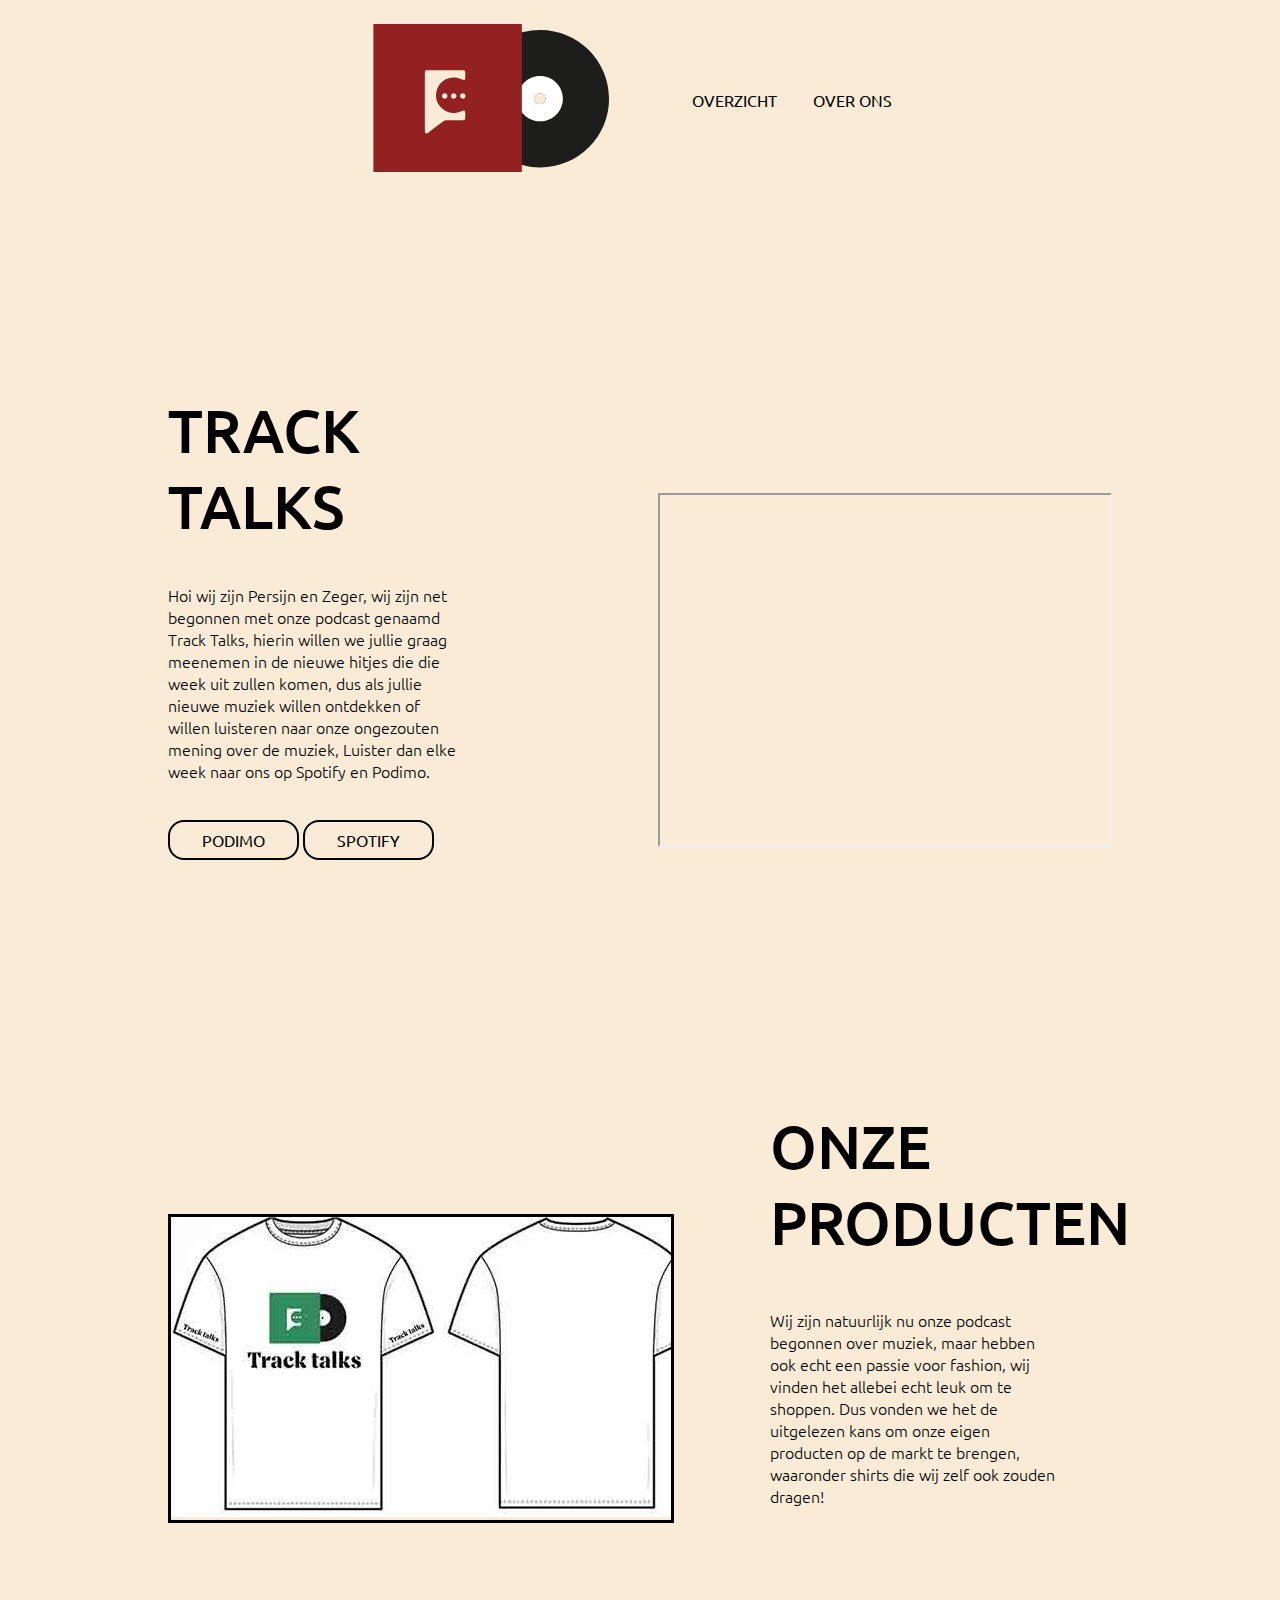
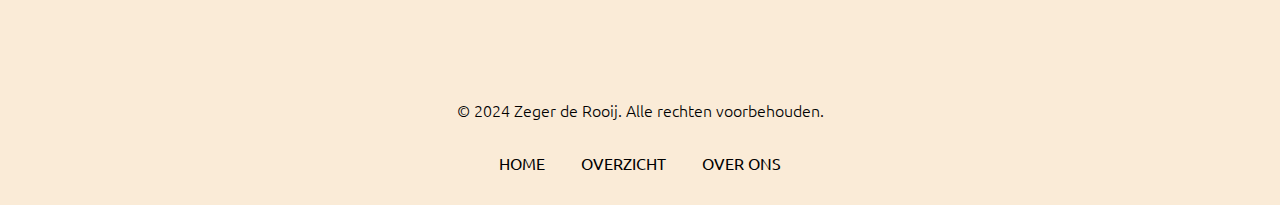
<file: index.html>
<!DOCTYPE html>
<html lang="en">
<head>
    <meta charset="UTF-8">
    <meta name="viewport" content="width=device-width, initial-scale=1.0">
    <title>Track Talks</title>
    <link rel="stylesheet" href="style.css">
</head>
<body>
    <main>
        <nav>
            <a href="index.html" class="logo">
                <img src="images/logo_tracktalks.svg" alt="lp hoes met plaat met een communicatie icoon op">
            </a>
            <ul>
                <li><a href="overzicht.html">overzicht</a></li>
                <li><a href="over_ons.html">over ons</a></li>
            </ul>
        </nav>
        <div class="contenthome">
            <div class="blok1">
                <div class="textbutton">
                    <div class="texthome">
                        <h1>track talks</h1>
                        <p>Hoi wij zijn Persijn en Zeger, wij zijn net begonnen met onze podcast genaamd Track Talks, hierin willen we jullie graag meenemen in de nieuwe hitjes die die week uit zullen komen, dus als jullie nieuwe muziek willen ontdekken of willen luisteren naar onze ongezouten mening over de muziek, Luister dan elke week naar ons op Spotify en Podimo.</p>
                    </div>
                    <div class="buttons">
                        <a href="https://podimo.com/nl" class="button">podimo</a>
                        <a href="https://open.spotify.com/L" class="button">spotify</a>
                    </div>
                </div>
                <div class="video">
                    <iframe width="450" height="350" src="https://www.youtube.com/embed/tgbNymZ7vqY">
                    </iframe>
                </div>
            </div>
            <div class="blok2">
                <div class="titleimage">
                    <div class="image2">
                        <img src="images/product.jpg" alt="witte tshirts met ons logo op het tshirt">
                    </div>
                </div>
                <div class="textblok">
                    <div class="text2">
                        <h2>Onze producten</h2>
                        <p>Wij zijn natuurlijk nu onze podcast begonnen over muziek, maar hebben ook echt een passie voor fashion, wij vinden het allebei echt leuk om te shoppen. Dus vonden we het de uitgelezen kans om onze eigen producten op de markt te brengen, waaronder shirts die wij zelf ook zouden dragen!</p>
                    </div>
                </div>
            </div>
        </div>
        <footer>
            <p>&copy; 2024 Zeger de Rooij. Alle rechten voorbehouden.</p>
            <ul>
                <li><a href="index.html">Home</a></li>
                <li><a href="overzicht.html">Overzicht</a></li>
                <li><a href="over_ons.html">Over ons</a></li>
            </ul>
        </footer>
    </main>
</body>
</file>
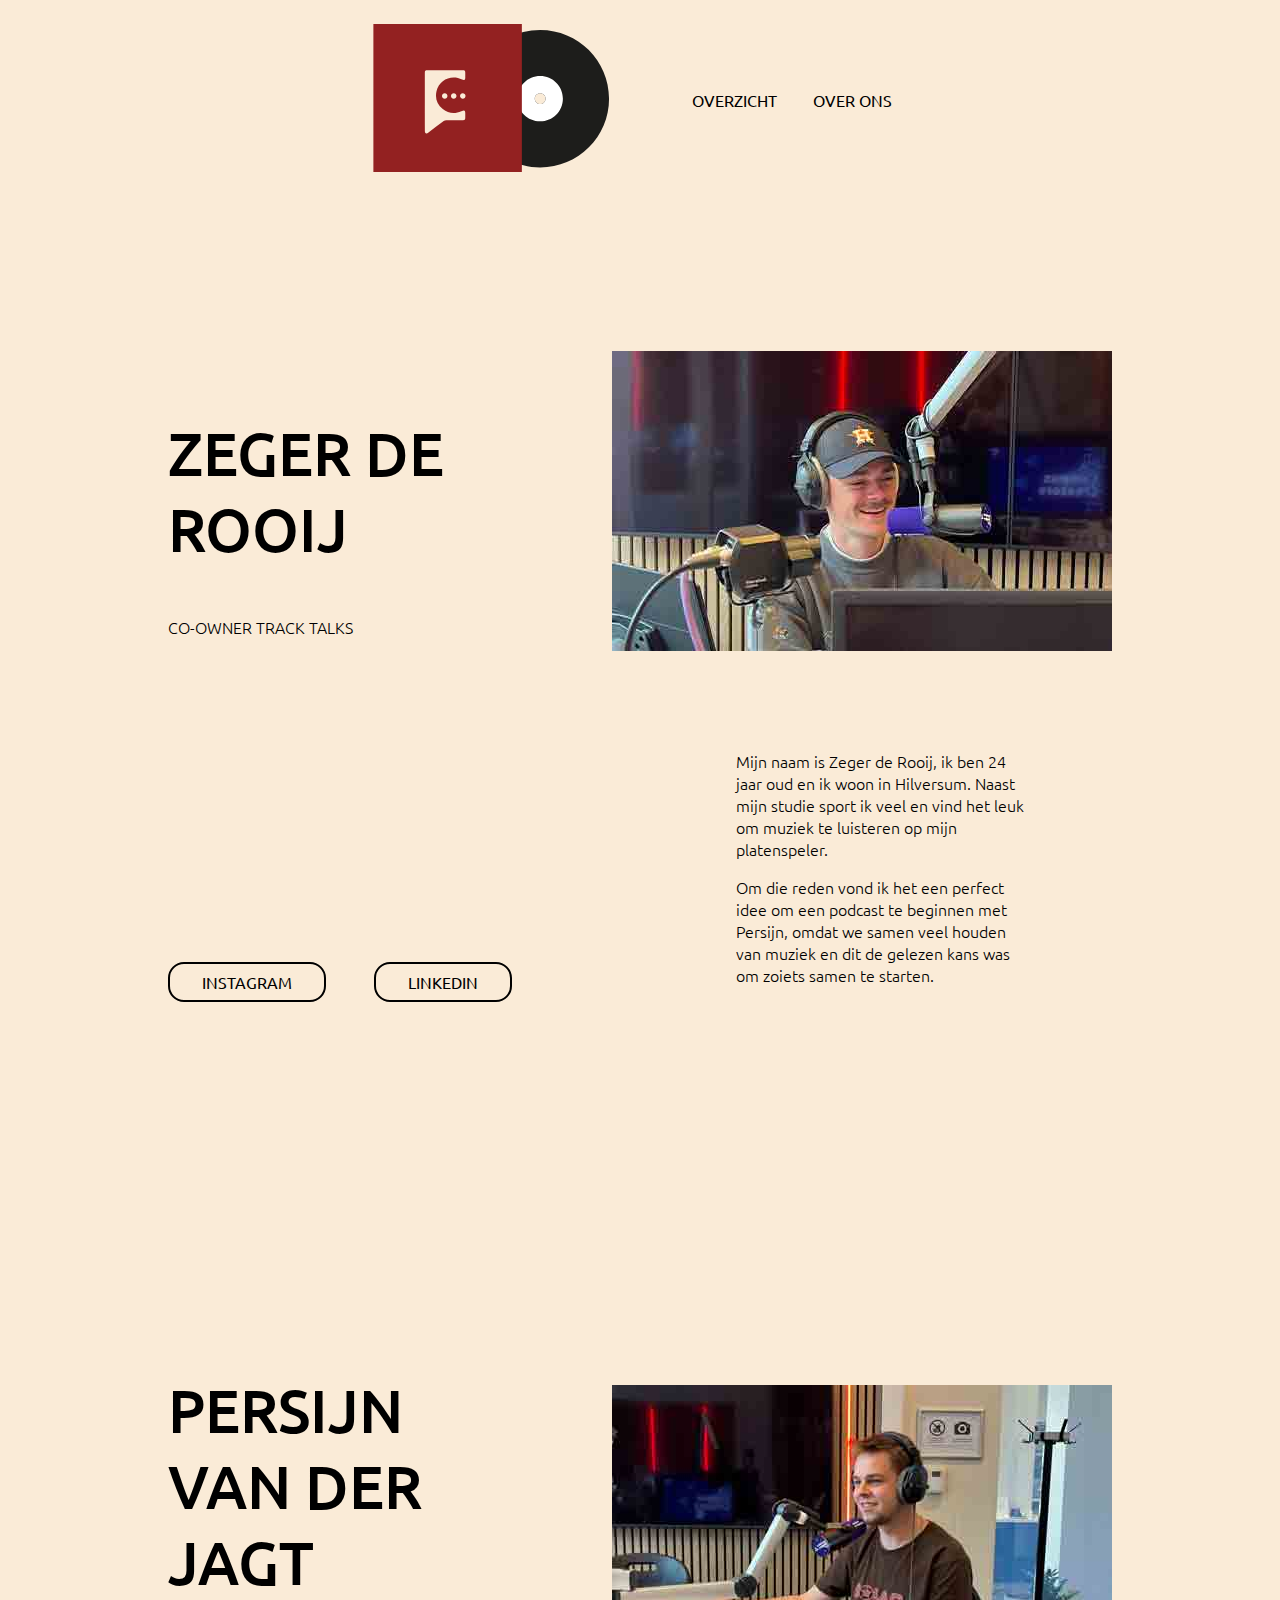
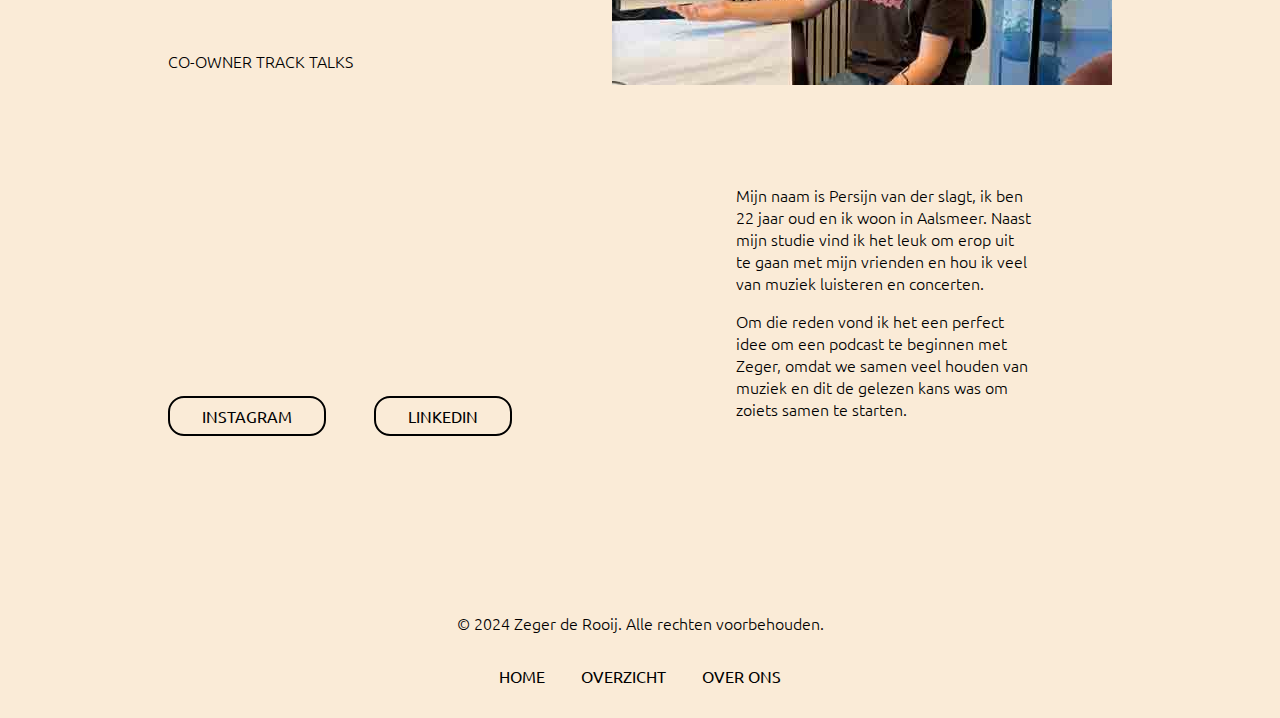
<file: over_ons.html>
<!DOCTYPE html>
<html lang="en">
<head>
    <meta charset="UTF-8">
    <meta name="viewport" content="width=device-width, initial-scale=1.0">
    <title>Track Talks</title>
    <link rel="stylesheet" href="style.css">
</head>
<body>
    <main>
        <nav>
            <a href="index.html" class="logo">
                <img src="images/logo_tracktalks.svg" alt="lp hoes met plaat met een communicatie icoon op">
            </a>
            <ul>
                <li><a href="overzicht.html">overzicht</a></li>
                <li><a href="over_ons.html">over ons</a></li>
            </ul>
        </nav>
        <div class="overons">
            <div class="overmij">
                <div class="text3">
                    <h2>Zeger de Rooij</h2>
                    <h3>Co-owner track talks</h3>
                </div>
                <div class="image3">
                    <img src="images/zeger.jpg" alt="hier zit Zeger in de podcast studio">
                </div>
            </div>
            <div class="contentovermij">
                <div class="buttonsovermij">
                    <a href="https://www.instagram.com/zegerderooij/" class="button">instagram</a>
                    <a href="https://www.linkedin.com/in/zeger-de-rooij-40842b11a/" class="button">linkedin</a>
                </div>
                <div class="textpersoon">
                    <p>Mijn naam is Zeger de Rooij, ik ben 24 jaar oud en ik woon in Hilversum. Naast mijn studie sport ik veel en vind het leuk om muziek te luisteren op mijn platenspeler.</p>
                    <p>Om die reden vond ik het een perfect idee om een podcast te beginnen met Persijn, omdat we samen veel houden van muziek en dit de gelezen kans was om zoiets samen te starten.</p>
                </div>
            </div>
        </div>
        <div class="overons">
            <div class="overmij">
                <div class="persijn">
                    <h2>Persijn van der jagt</h2>
                    <h3>Co-owner track talks</h3>
                </div>
                <div class="image3">
                    <img src="images/persijn.jpg" alt="hier zit Persijn in de podcast studio">
                </div>
            </div>
            <div class="contentovermij">
                <div class="buttonsovermij">
                    <a href="https://www.instagram.com/persijnvdjagt/" class="button">instagram</a>
                    <a href="https://www.linkedin.com/in/persijnvanderjagt/" class="button">linkedin</a>
                </div>
                <div class="textpersoon">
                    <p>Mijn naam is Persijn van der slagt, ik ben 22 jaar oud en ik woon in Aalsmeer. Naast mijn studie vind ik het leuk om erop uit te gaan met mijn vrienden en hou ik veel van muziek luisteren en concerten.</p>
                    <p>Om die reden vond ik het een perfect idee om een podcast te beginnen met Zeger, omdat we samen veel houden van muziek en dit de gelezen kans was om zoiets samen te starten.</p>
                </div>
            </div>
        </div>
        <footer>
            <p>&copy; 2024 Zeger de Rooij. Alle rechten voorbehouden.</p>
            <ul>
                <li><a href="index.html">Home</a></li>
                <li><a href="overzicht.html">Overzicht</a></li>
                <li><a href="over_ons.html">Over ons</a></li>
            </ul>
        </footer>
    </main>
</body>
</file>
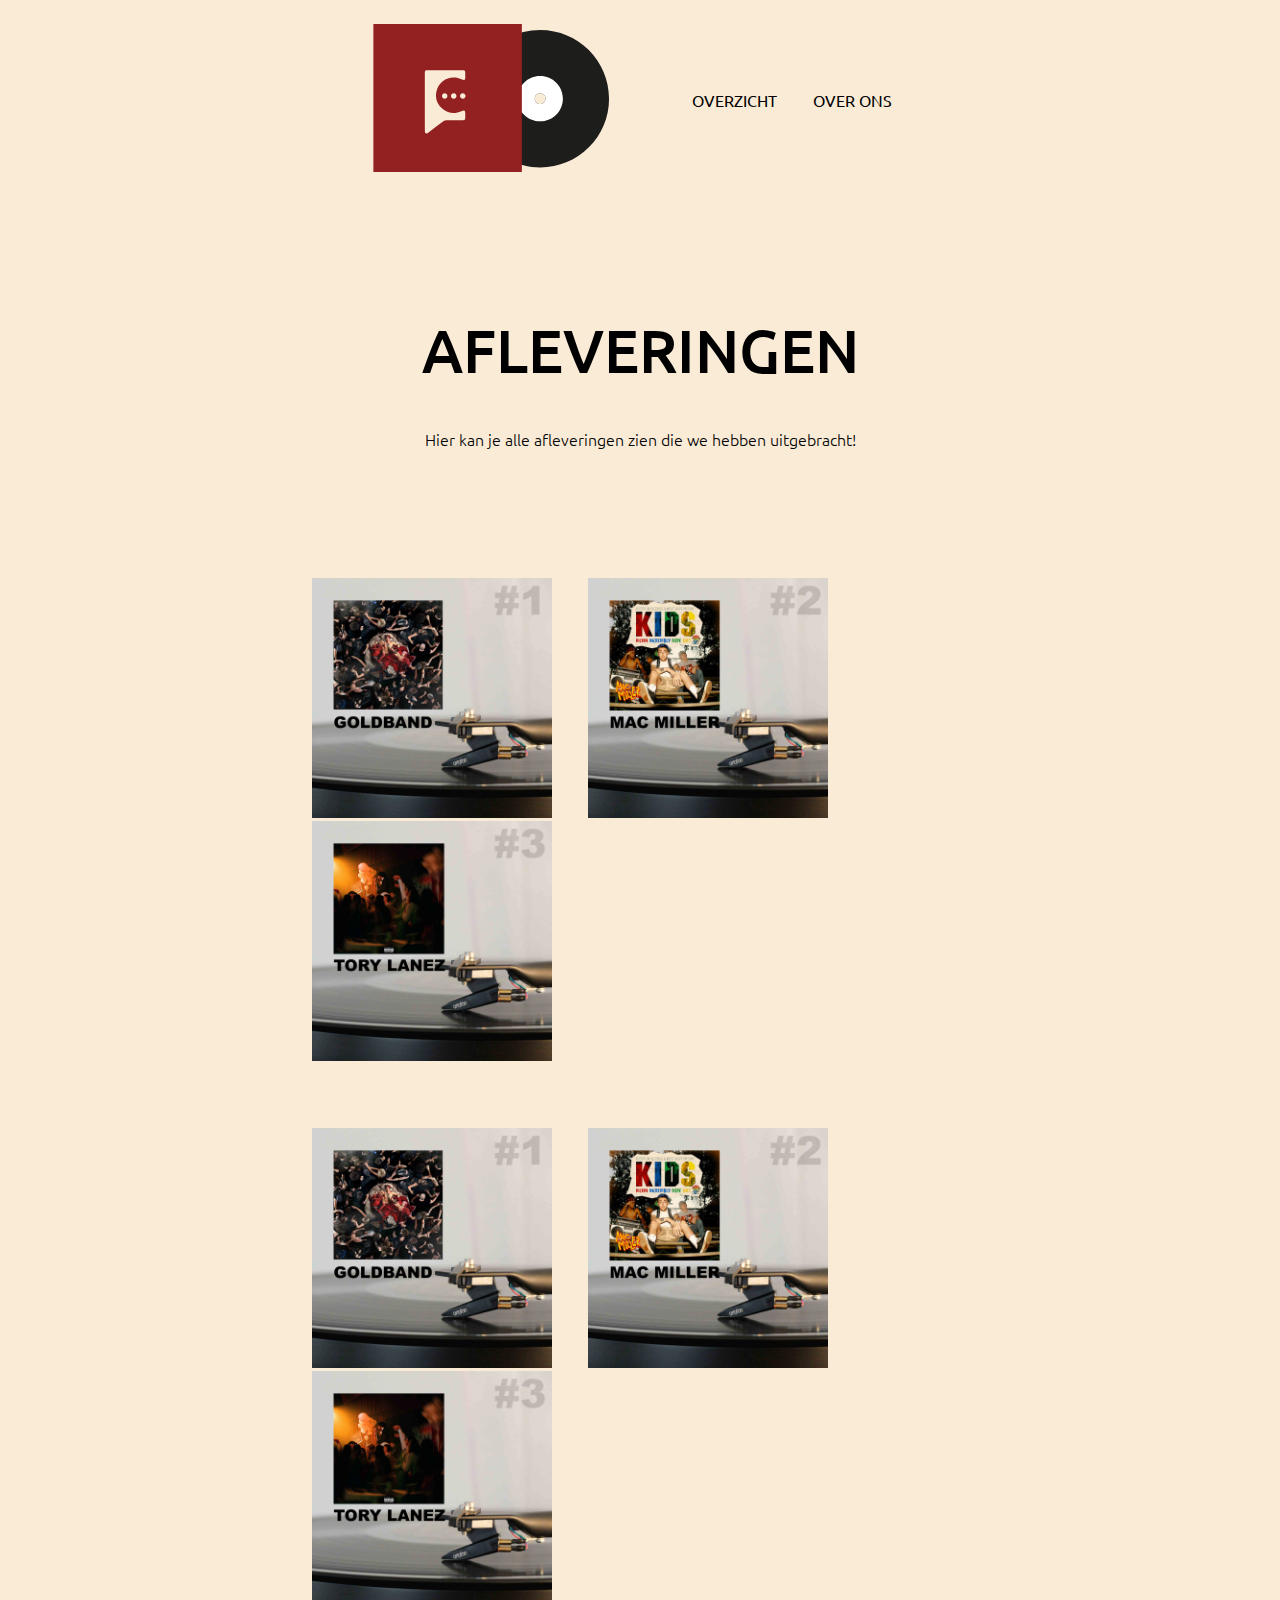
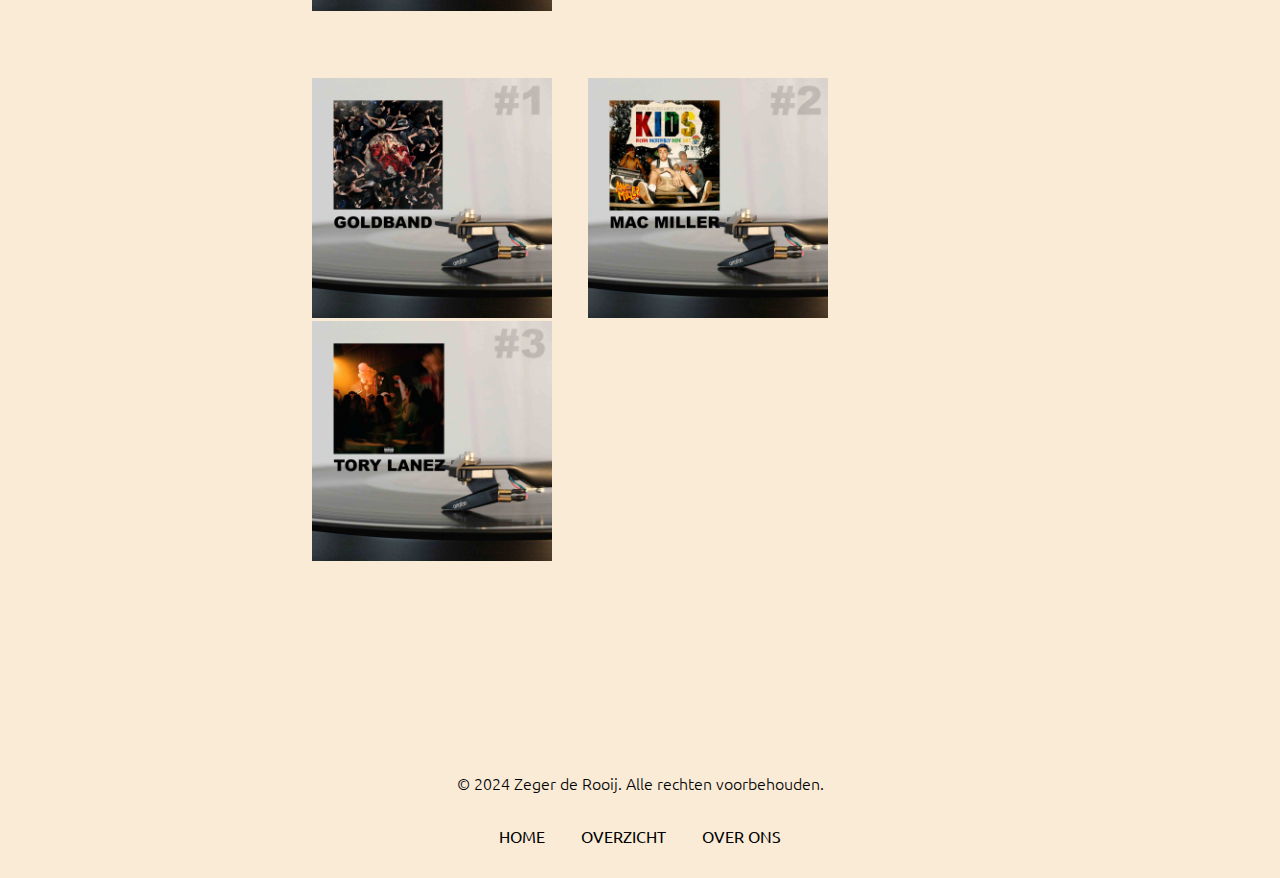
<file: overzicht.html>
<!DOCTYPE html>
<html lang="en">
<head>
    <meta charset="UTF-8">
    <meta name="viewport" content="width=device-width, initial-scale=1.0">
    <title>Track Talks</title>
    <link rel="stylesheet" href="style.css">
</head>
<body>
    <main>
        <nav>
            <a href="index.html" class="logo">
                <img src="images/logo_tracktalks.svg" alt="lp hoes met plaat met een communicatie icoon op">
            </a>
            <ul>
                <li><a href="overzicht.html">overzicht</a></li>
                <li><a href="over_ons.html">over ons</a></li>
            </ul>
        </nav>
        <div class="overzicht">
            <div class="text">
                <h1>afleveringen</h1>
                <p>Hier kan je alle afleveringen zien die we hebben uitgebracht!</p>
            </div>
            <div class="overzicht">
                <div class="afleveringen">
                    <a href="index.html" class="aflevering">
                        <img src="images/aflevering1.jpg" alt="tumpnail met het album van goldband">
                    </a>
                    <a href="index.html" class="aflevering">
                        <img src="images/aflevering2.jpg" alt="tumpnail met het album van mac miller">
                    </a>
                    <a href="index.html" class="aflevering">
                        <img src="images/aflevering3.jpg" alt="tumpnail met het album van tory lanez">
                    </a>
                </div>
                <div class="afleveringen">
                <a href="index.html" class="aflevering">
                        <img src="images/aflevering1.jpg" alt="tumpnail met het album van goldband">
                    </a>
                    <a href="index.html" class="aflevering">
                        <img src="images/aflevering2.jpg" alt="tumpnail met het album van mac miller">
                    </a>
                    <a href="index.html" class="aflevering">
                        <img src="images/aflevering3.jpg" alt="tumpnail met het album van tory lanez">
                    </a>
                </div>
                <div class="afleveringen">
                    <a href="index.html" class="aflevering">
                        <img src="images/aflevering1.jpg" alt="tumpnail met het album van goldband">
                    </a>
                    <a href="index.html" class="aflevering">
                        <img src="images/aflevering2.jpg" alt="tumpnail met het album van mac miller">
                    </a>
                    <a href="index.html" class="aflevering">
                        <img src="images/aflevering3.jpg" alt="tumpnail met het album van tory lanez">
                    </a>
                </div>
            </div>
        </div>
        <footer>
            <p>&copy; 2024 Zeger de Rooij. Alle rechten voorbehouden.</p>
            <ul>
                <li><a href="index.html">Home</a></li>
                <li><a href="overzicht.html">Overzicht</a></li>
                <li><a href="over_ons.html">Over ons</a></li>
            </ul>
        </footer>
    </main>
</body>
</file>
<file: style.css>
@import url('https://fonts.googleapis.com/css2?family=Ubuntu:ital,wght@0,300;0,400;0,500;0,700;1,300;1,400;1,500;1,700&display=swap');

*{
    padding: 0;
    color: black;
    background-color: antiquewhite;
    font-family: "Ubuntu", system-ui;
}

nav{
    display: flex;
    justify-content: center;
    align-items: center;
    gap: 4rem;
    padding: 1rem;

}

nav img{
    width: 1rem;
}

ul {
    list-style: none;
    gap: 2rem;
}

li {
    display: inline-block;
    padding: 1rem;
}

li a {
    text-decoration: none;
    font-size: 1rem;
    color: black;
    text-transform: uppercase;
}

a{
    text-decoration: none;
    font-size: 1rem;
    color: black;
    text-transform: uppercase;
}

nav a {
    transition: background-color 0.3s ease, color 0.3s ease;
}

nav a:hover {
    color: green;
}

.button{
    border: 2px solid #000;
    padding: 0.5rem 2rem;
    color: #000;
    border-radius: 1rem;
}

.contenthome{
    padding: 10rem;
}

p{
    font-size: 1rem;
    font-family: "Ubuntu", system-ui;
    font-weight: 200;
    font-style: normal;
}

h1{
    text-transform: uppercase;
    font-weight: 500;
    font-size: 3.75rem;
}

.blok1{
    display: flex;
    padding-bottom: 8rem;
    align-items: flex-end;
}

.texthome{
    padding-bottom: 2rem;
    width: 60%;
}

.blok2{
    display: flex;
    gap: 6rem;
    align-items: flex-end;
    padding-top: 5rem;
}

.image2{
    border: 0.2rem solid black;
}

h2{
    text-transform: uppercase;
    font-weight: 500;
    font-size: 3.75rem;
}

.text2{
    width: 80%;
    position: relative;
}

.textblok{
    height: 100%;
    bottom: 0;
}

footer {
    text-align: center;
    position: relative;
    bottom: 0;
    width: 100%;
}

footer a {
    transition: background-color 0.3s ease, color 0.3s ease;
}

footer a:hover {
    color: green;
}

.overzicht{
    padding-left: 8rem;
    padding-right: 8rem;
    padding-bottom: 5rem;
    justify-content: center;
    align-items: center;
}

.text{
    padding-top: 5rem;
    padding-bottom: 5rem;
    text-align: center;
}

.afleveringen{
    padding: 2rem;
}

.aflevering{
    padding: 1rem;
}

a img{
    width: 15rem;
    transition: border 0.3s ease;
}

.overons{
    padding: 10rem;
    gap: 10rem
;
}

.overmij{
    display: flex;
    gap: 6rem;
    align-items: flex-end;
    padding-bottom: 5rem;
}

.contentovermij{
    display: flex;
    gap: 14rem;
    align-items: flex-end;
    padding-right: 5rem;
}

.buttonsovermij{
    display: flex;
    gap: 3rem;
    align-items: flex-end;
}

.button {
    transition: background-color 0.3s ease, color 0.3s ease;
}

.button:hover {
    background-color: black;
    color: beige;
}

h3{
    text-transform: uppercase;
    font-weight: 300;
    font-size: 1rem;
}

.persijn{
    width: 40%;
}
</file>
